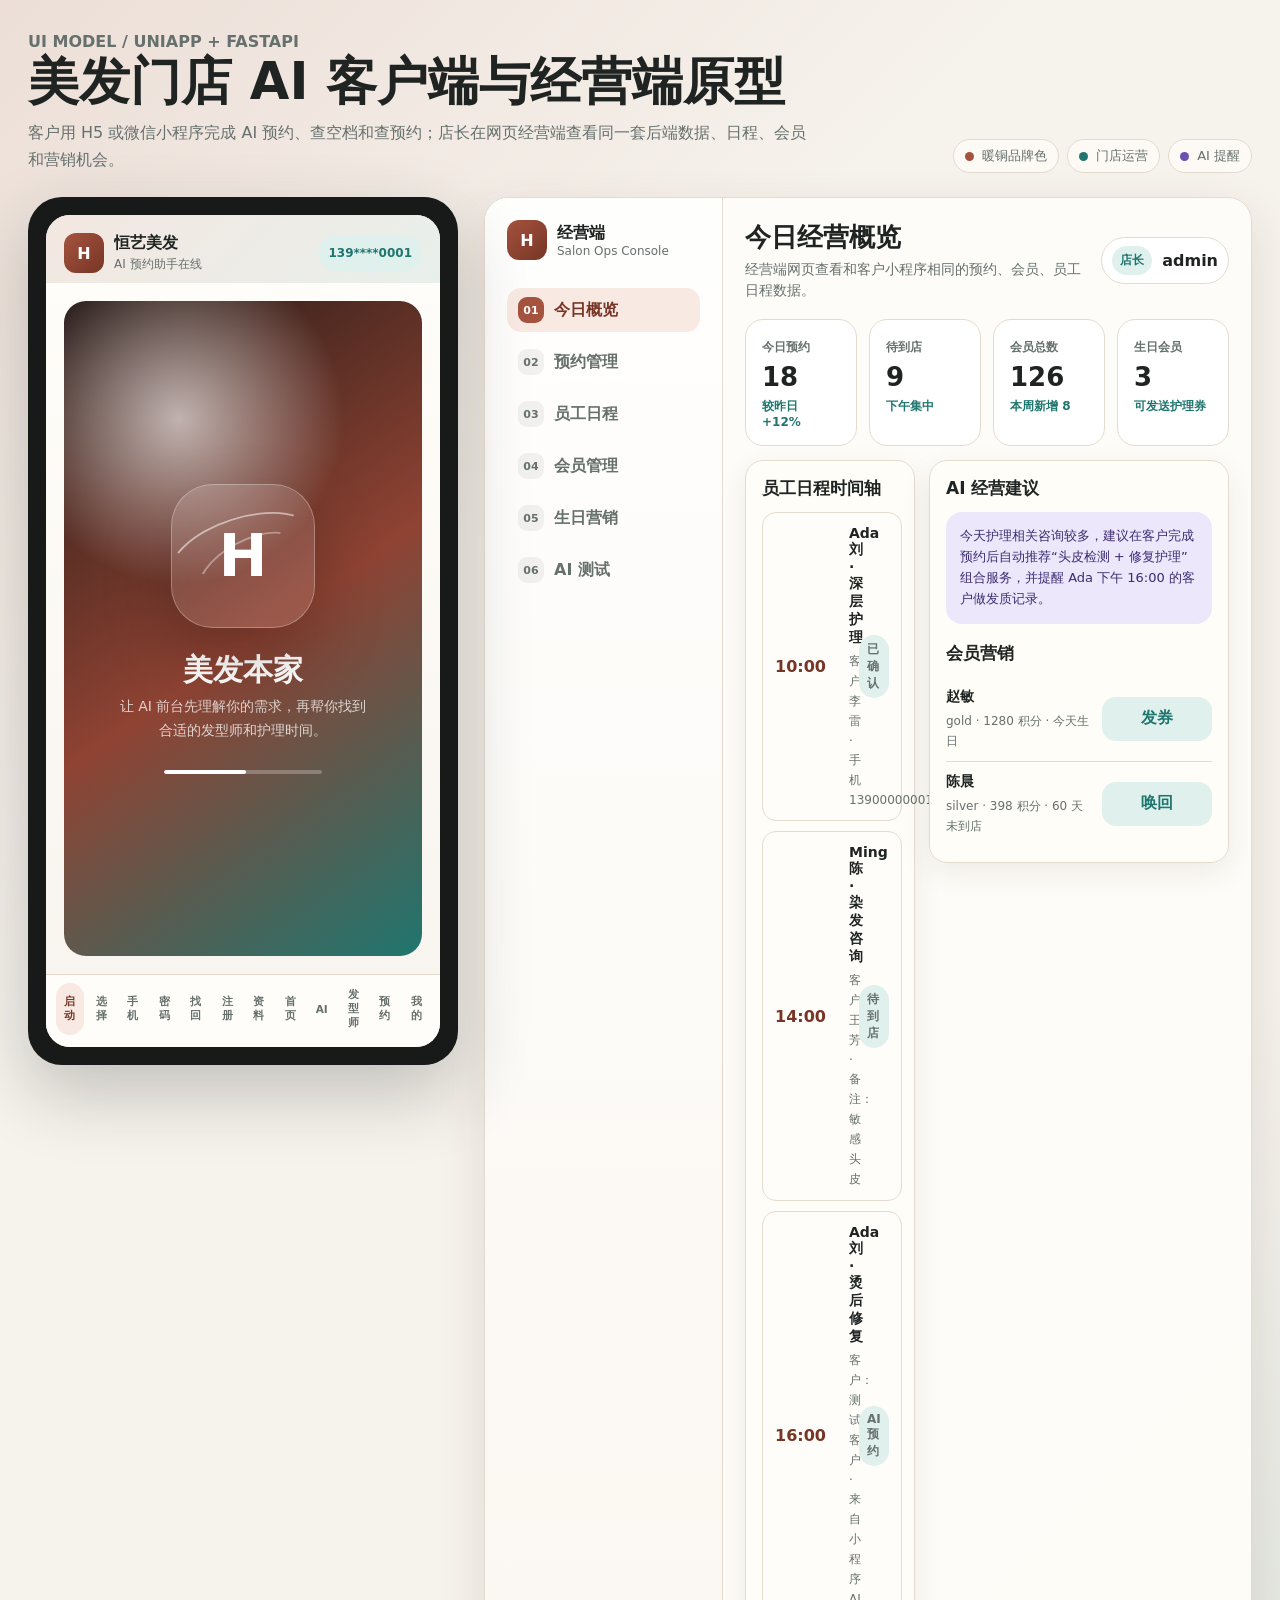
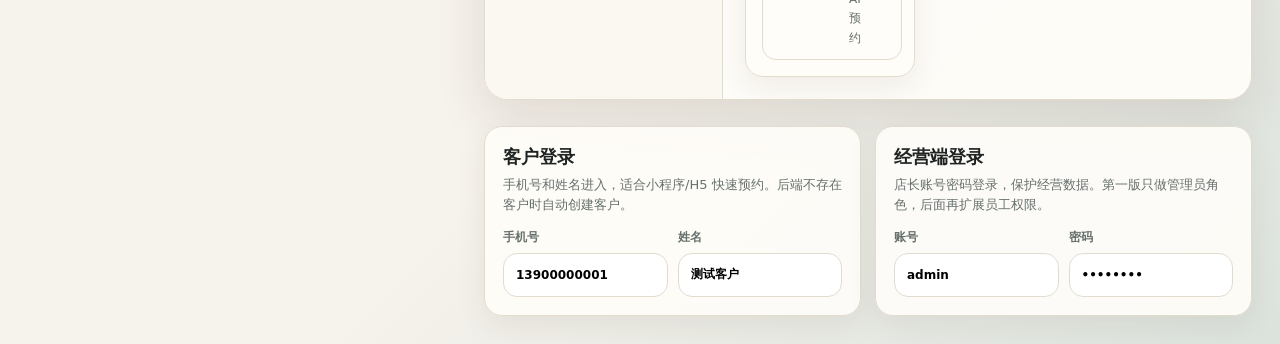
<file: design/ui-model.html>
﻿<!doctype html>
<html lang="zh-CN">
<head>
  <meta charset="utf-8" />
  <meta name="viewport" content="width=device-width, initial-scale=1" />
  <title>Hair Salon AI Agent UI Model</title>
  <style>
    :root {
      --bg: #f6f2ec;
      --surface: #fffdf9;
      --surface-2: #fbf7f1;
      --ink: #1f2423;
      --muted: #66706d;
      --line: #e4dbcf;
      --brand: #a5533f;
      --brand-strong: #773526;
      --teal: #1f766f;
      --teal-soft: #e0f0ed;
      --plum: #6b4fb3;
      --plum-soft: #ece7fb;
      --gold: #bc8b32;
      --butter: #ffe7a3;
      --butter-strong: #f3b51f;
      --danger: #b42318;
      --shadow: 0 18px 50px rgba(70, 45, 28, 0.12);
      --soft-shadow: 0 10px 30px rgba(70, 45, 28, 0.08);
      font-family: Inter, "Microsoft YaHei", "PingFang SC", system-ui, sans-serif;
    }

    * {
      box-sizing: border-box;
    }

    body {
      margin: 0;
      min-width: 320px;
      min-height: 100vh;
      color: var(--ink);
      background:
        linear-gradient(135deg, rgba(165, 83, 63, 0.12), transparent 32%),
        linear-gradient(315deg, rgba(31, 118, 111, 0.12), transparent 30%),
        var(--bg);
    }

    button,
    input,
    select,
    textarea {
      font: inherit;
    }

    button {
      border: 0;
      cursor: pointer;
      touch-action: manipulation;
    }

    .page {
      width: min(1480px, 100%);
      margin: 0 auto;
      padding: 28px;
    }

    .hero {
      display: grid;
      grid-template-columns: minmax(0, 1fr) auto;
      gap: 24px;
      align-items: end;
      margin-bottom: 24px;
    }

    .eyebrow {
      margin: 0 0 8px;
      color: var(--brand);
      font-size: 13px;
      font-weight: 800;
    }

    h1,
    h2,
    h3,
    p {
      margin-top: 0;
    }

    h1 {
      margin-bottom: 10px;
      font-size: clamp(30px, 4vw, 52px);
      line-height: 1.05;
      letter-spacing: 0;
    }

    .hero p {
      max-width: 780px;
      margin-bottom: 0;
      color: var(--muted);
      font-size: 16px;
      line-height: 1.7;
    }

    .legend {
      display: flex;
      flex-wrap: wrap;
      gap: 8px;
      justify-content: flex-end;
    }

    .chip {
      min-height: 34px;
      display: inline-flex;
      align-items: center;
      gap: 8px;
      padding: 7px 11px;
      border: 1px solid var(--line);
      border-radius: 999px;
      color: var(--muted);
      background: rgba(255, 253, 249, 0.8);
      font-size: 13px;
      white-space: nowrap;
    }

    .dot {
      width: 9px;
      height: 9px;
      border-radius: 50%;
      background: var(--brand);
    }

    .dot.teal {
      background: var(--teal);
    }

    .dot.plum {
      background: var(--plum);
    }

    .showcase {
      display: grid;
      grid-template-columns: 430px minmax(0, 1fr);
      gap: 26px;
      align-items: start;
    }

    .phone-shell {
      position: sticky;
      top: 24px;
      padding: 18px;
      border-radius: 34px;
      background: #171a19;
      box-shadow: 0 28px 70px rgba(31, 36, 35, 0.24);
    }

    .phone {
      overflow: hidden;
      min-height: 812px;
      border-radius: 24px;
      background: var(--surface);
    }

    .phone-top {
      display: flex;
      justify-content: space-between;
      align-items: center;
      min-height: 68px;
      padding: 18px 18px 10px;
      background:
        linear-gradient(135deg, rgba(165, 83, 63, 0.13), rgba(31, 118, 111, 0.1)),
        var(--surface);
    }

    .store {
      display: flex;
      align-items: center;
      gap: 10px;
      min-width: 0;
    }

    .mark {
      width: 40px;
      height: 40px;
      display: grid;
      place-items: center;
      flex: 0 0 auto;
      border-radius: 12px;
      color: white;
      background: linear-gradient(135deg, var(--brand), var(--brand-strong));
      font-weight: 800;
    }

    .store strong,
    .store span {
      display: block;
      overflow: hidden;
      text-overflow: ellipsis;
      white-space: nowrap;
    }

    .store span {
      margin-top: 2px;
      color: var(--muted);
      font-size: 12px;
    }

    .profile-pill {
      min-height: 36px;
      padding: 8px 10px;
      border-radius: 999px;
      color: var(--teal);
      background: var(--teal-soft);
      font-size: 12px;
      font-weight: 700;
    }

    .phone-main {
      min-height: 655px;
      padding: 18px;
      background:
        linear-gradient(180deg, rgba(255, 253, 249, 0.86), rgba(246, 242, 236, 0.75)),
        var(--surface);
    }

    .mobile-screen {
      display: none;
    }

    .mobile-screen.active {
      display: block;
    }

    .section-title {
      display: flex;
      align-items: flex-end;
      justify-content: space-between;
      gap: 14px;
      margin-bottom: 14px;
    }

    .section-title h2 {
      margin-bottom: 3px;
      font-size: 21px;
      line-height: 1.2;
    }

    .section-title p {
      margin: 0;
      color: var(--muted);
      font-size: 13px;
      line-height: 1.45;
    }

    .mini-action {
      min-height: 36px;
      padding: 8px 11px;
      border-radius: 999px;
      color: var(--plum);
      background: var(--plum-soft);
      font-size: 12px;
      font-weight: 800;
    }

    .ai-panel,
    .mobile-card,
    .admin-card,
    .login-card {
      border: 1px solid var(--line);
      border-radius: 18px;
      background: rgba(255, 253, 249, 0.92);
      box-shadow: var(--soft-shadow);
    }

    .ai-panel {
      display: grid;
      gap: 12px;
      padding: 14px;
    }

    .chat-row {
      display: flex;
      gap: 10px;
      align-items: flex-start;
    }

    .chat-row.user {
      justify-content: flex-end;
    }

    .avatar {
      width: 30px;
      height: 30px;
      display: grid;
      place-items: center;
      flex: 0 0 auto;
      border-radius: 10px;
      color: white;
      background: var(--plum);
      font-size: 12px;
      font-weight: 800;
    }

    .bubble {
      max-width: 80%;
      padding: 11px 12px;
      border-radius: 16px;
      background: white;
      color: var(--ink);
      font-size: 13px;
      line-height: 1.55;
    }

    .user .bubble {
      color: white;
      background: linear-gradient(135deg, var(--brand), var(--brand-strong));
    }

    .quick-grid {
      display: grid;
      grid-template-columns: repeat(2, minmax(0, 1fr));
      gap: 9px;
      margin-top: 12px;
    }

    .quick-grid button,
    .primary-button,
    .ghost-button {
      min-height: 44px;
      border-radius: 14px;
      font-weight: 800;
    }

    .quick-grid button {
      color: var(--teal);
      background: var(--teal-soft);
      font-size: 13px;
    }

    .composer {
      display: grid;
      grid-template-columns: 1fr auto;
      gap: 8px;
      margin-top: 12px;
      padding: 9px;
      border: 1px solid var(--line);
      border-radius: 18px;
      background: white;
    }

    .composer input {
      min-width: 0;
      border: 0;
      outline: 0;
      color: var(--ink);
    }

    .send {
      width: 44px;
      height: 44px;
      border-radius: 14px;
      color: white;
      background: var(--brand);
      font-weight: 900;
    }

    .mobile-list {
      display: grid;
      gap: 12px;
    }

    .mobile-card {
      padding: 14px;
    }

    .customer-home {
      min-height: 655px;
      margin: -18px;
      padding-bottom: 12px;
      background: #fff;
    }

    .home-top {
      padding: 22px 18px 24px;
      color: white;
      background: #0f1016;
    }

    .home-greeting {
      display: grid;
      grid-template-columns: minmax(0, 1fr) 48px;
      gap: 12px;
      align-items: center;
      margin-bottom: 16px;
    }

    .home-greeting h2 {
      margin: 0 0 7px;
      font-size: 20px;
      line-height: 1.2;
    }

    .home-greeting p {
      margin: 0;
      color: rgba(255, 255, 255, 0.88);
      font-size: 13px;
      font-weight: 800;
    }

    .bell-button {
      width: 46px;
      height: 46px;
      display: grid;
      place-items: center;
      border: 1px solid rgba(255, 255, 255, 0.08);
      border-radius: 50%;
      color: white;
      background: #22232d;
    }

    .home-icon {
      width: 20px;
      height: 20px;
      stroke: currentColor;
      fill: none;
      stroke-width: 2;
      stroke-linecap: round;
      stroke-linejoin: round;
    }

    .search-wrap {
      min-height: 52px;
      display: grid;
      grid-template-columns: 28px minmax(0, 1fr) 1px 34px;
      gap: 10px;
      align-items: center;
      padding: 0 14px;
      border: 1px solid #2a2b35;
      border-radius: 16px;
      color: #8f95a3;
      background: #1c1d26;
    }

    .search-wrap input {
      min-width: 0;
      border: 0;
      outline: 0;
      color: white;
      background: transparent;
    }

    .search-wrap input::placeholder {
      color: #8f95a3;
    }

    .search-divider {
      height: 26px;
      background: #32333e;
    }

    .home-body {
      padding: 24px 18px 0;
    }

    .promo-card {
      position: relative;
      overflow: hidden;
      min-height: 172px;
      padding: 26px 24px;
      border-radius: 16px;
      color: #111318;
      background:
        radial-gradient(circle at 12% 82%, rgba(255, 255, 255, 0.28), transparent 35%),
        repeating-linear-gradient(115deg, rgba(255, 255, 255, 0.18) 0 2px, transparent 2px 8px),
        #ffb900;
    }

    .promo-card h3 {
      margin: 7px 0 22px;
      font-size: 20px;
      line-height: 1.25;
    }

    .promo-card p {
      margin: 0;
      font-size: 13px;
      line-height: 1.6;
      font-weight: 900;
    }

    .discount {
      position: absolute;
      top: 30px;
      right: 26px;
      font-size: 38px;
      line-height: 1;
      font-weight: 800;
    }

    .promo-dots {
      position: absolute;
      left: 50%;
      bottom: 12px;
      display: flex;
      gap: 5px;
      transform: translateX(-50%);
    }

    .promo-dots span {
      width: 4px;
      height: 4px;
      border-radius: 999px;
      background: rgba(17, 19, 24, 0.34);
    }

    .promo-dots span:first-child {
      width: 20px;
      background: #111318;
    }

    .service-grid {
      display: grid;
      grid-template-columns: repeat(4, 1fr);
      gap: 10px;
      margin: 14px 0 34px;
    }

    .service-button {
      display: grid;
      justify-items: center;
      gap: 9px;
      min-height: 82px;
      color: #1f2423;
      background: transparent;
      font-size: 13px;
      font-weight: 800;
    }

    .service-icon {
      width: 54px;
      height: 54px;
      display: grid;
      place-items: center;
      border-radius: 50%;
      color: #ffb300;
      background: #fff6e2;
    }

    .home-section-head {
      display: flex;
      align-items: center;
      justify-content: space-between;
      gap: 12px;
      margin-bottom: 14px;
    }

    .home-section-head h3 {
      margin: 0;
      font-size: 20px;
    }

    .home-section-head button {
      color: #ffb300;
      background: transparent;
      font-size: 13px;
      font-weight: 800;
    }

    .booking-card {
      display: grid;
      gap: 12px;
      padding: 14px;
      border: 1px solid #eff1f5;
      border-radius: 16px;
      background: #fff;
      box-shadow: 0 8px 26px rgba(15, 16, 22, 0.06);
    }

    .booking-top {
      display: flex;
      justify-content: space-between;
      gap: 10px;
      color: #20242b;
      font-size: 12px;
      font-weight: 800;
    }

    .remind {
      display: inline-flex;
      align-items: center;
      gap: 7px;
      color: #99a1ad;
    }

    .toggle {
      width: 34px;
      height: 20px;
      padding: 3px;
      border-radius: 999px;
      background: #ffb300;
    }

    .toggle::after {
      content: "";
      display: block;
      width: 14px;
      height: 14px;
      margin-left: auto;
      border-radius: 50%;
      background: white;
    }

    .booking-main {
      display: grid;
      grid-template-columns: 78px minmax(0, 1fr);
      gap: 13px;
      align-items: center;
      padding-top: 10px;
      border-top: 1px solid #f0f2f5;
    }

    .booking-image {
      width: 78px;
      height: 58px;
      border-radius: 10px;
      background:
        linear-gradient(145deg, rgba(0, 0, 0, 0.22), rgba(0, 0, 0, 0.58)),
        linear-gradient(135deg, #d9c3a2, #20242b);
    }

    .booking-main h4 {
      margin: 0 0 5px;
      font-size: 15px;
      line-height: 1.2;
    }

    .booking-main p {
      margin: 0;
      color: #6b7280;
      font-size: 12px;
      line-height: 1.45;
    }

    .home-app-tabs {
      display: grid;
      grid-template-columns: repeat(5, 1fr);
      align-items: end;
      gap: 4px;
      margin: 14px -6px 0;
      padding-top: 8px;
      border-top: 1px solid #f0f2f5;
    }

    .home-tab {
      min-height: 54px;
      display: grid;
      place-items: center;
      gap: 4px;
      color: #9aa3b2;
      background: transparent;
      font-size: 11px;
      font-weight: 800;
    }

    .home-tab.active {
      color: #ffb300;
    }

    .home-tab.primary {
      width: 54px;
      height: 54px;
      min-height: 54px;
      justify-self: center;
      border-radius: 50%;
      color: white;
      background: #0f1016;
      transform: translateY(-10px);
    }

    .home-tab.primary span {
      display: none;
    }

    .stylist-head {
      display: flex;
      gap: 12px;
      align-items: center;
    }

    .portrait {
      width: 52px;
      height: 52px;
      display: grid;
      place-items: center;
      border-radius: 18px;
      color: white;
      background: linear-gradient(135deg, var(--teal), #0e514d);
      font-weight: 900;
    }

    .stylist-head h3 {
      margin: 0 0 5px;
      font-size: 16px;
    }

    .meta {
      color: var(--muted);
      font-size: 12px;
      line-height: 1.5;
    }

    .tag-row {
      display: flex;
      flex-wrap: wrap;
      gap: 6px;
      margin-top: 12px;
    }

    .tag {
      padding: 6px 8px;
      border-radius: 999px;
      color: var(--brand-strong);
      background: #f8e9e3;
      font-size: 12px;
      font-weight: 700;
    }

    .slot-row {
      display: grid;
      grid-template-columns: repeat(3, minmax(0, 1fr));
      gap: 7px;
      margin-top: 12px;
    }

    .slot {
      min-height: 38px;
      display: grid;
      place-items: center;
      border: 1px solid var(--line);
      border-radius: 12px;
      background: white;
      color: var(--teal);
      font-size: 12px;
      font-weight: 800;
    }

    .status-line {
      display: flex;
      align-items: center;
      justify-content: space-between;
      gap: 8px;
      margin-top: 12px;
      padding-top: 12px;
      border-top: 1px solid var(--line);
    }

    .status {
      padding: 6px 8px;
      border-radius: 999px;
      color: var(--teal);
      background: var(--teal-soft);
      font-size: 12px;
      font-weight: 800;
    }

    .danger-link {
      color: var(--danger);
      background: transparent;
      font-size: 12px;
      font-weight: 800;
    }

    .phone-tabs {
      display: grid;
      grid-template-columns: repeat(12, 1fr);
      gap: 4px;
      padding: 8px 10px 12px;
      border-top: 1px solid var(--line);
      background: rgba(255, 253, 249, 0.96);
    }

    .phone-tab {
      min-height: 52px;
      border-radius: 14px;
      color: var(--muted);
      background: transparent;
      font-size: 10.5px;
      font-weight: 800;
    }

    .phone-tab.active {
      color: var(--brand-strong);
      background: #f8e9e3;
    }

    .desktop-shell {
      overflow: hidden;
      border: 1px solid var(--line);
      border-radius: 24px;
      background: rgba(255, 253, 249, 0.94);
      box-shadow: var(--shadow);
    }

    .desktop {
      display: grid;
      grid-template-columns: 238px minmax(0, 1fr);
      min-height: 812px;
    }

    .sidebar {
      padding: 22px;
      border-right: 1px solid var(--line);
      background:
        linear-gradient(180deg, rgba(255, 255, 255, 0.9), rgba(251, 247, 241, 0.95)),
        var(--surface-2);
    }

    .side-brand {
      display: flex;
      align-items: center;
      gap: 10px;
      margin-bottom: 28px;
    }

    .side-brand strong {
      display: block;
      font-size: 16px;
    }

    .side-brand span {
      display: block;
      color: var(--muted);
      font-size: 12px;
    }

    .nav {
      display: grid;
      gap: 8px;
    }

    .nav button {
      min-height: 44px;
      display: grid;
      grid-template-columns: 26px 1fr;
      gap: 10px;
      align-items: center;
      padding: 9px 11px;
      border-radius: 14px;
      color: var(--muted);
      background: transparent;
      text-align: left;
      font-weight: 800;
    }

    .nav button::before {
      content: attr(data-icon);
      width: 26px;
      height: 26px;
      display: grid;
      place-items: center;
      border-radius: 9px;
      color: var(--muted);
      background: rgba(31, 36, 35, 0.06);
      font-size: 11px;
    }

    .nav button.active {
      color: var(--brand-strong);
      background: #f8e9e3;
    }

    .nav button.active::before {
      color: white;
      background: var(--brand);
    }

    .desktop-main {
      min-width: 0;
      padding: 22px;
    }

    .desktop-top {
      display: grid;
      grid-template-columns: minmax(0, 1fr) auto;
      gap: 16px;
      align-items: center;
      margin-bottom: 18px;
    }

    .desktop-top h2 {
      margin-bottom: 4px;
      font-size: 26px;
    }

    .desktop-top p {
      margin-bottom: 0;
      color: var(--muted);
      font-size: 14px;
      line-height: 1.5;
    }

    .admin-user {
      display: flex;
      align-items: center;
      gap: 10px;
      padding: 8px 10px;
      border: 1px solid var(--line);
      border-radius: 999px;
      background: white;
      white-space: nowrap;
    }

    .metric-grid {
      display: grid;
      grid-template-columns: repeat(4, minmax(0, 1fr));
      gap: 12px;
      margin-bottom: 14px;
    }

    .metric {
      padding: 16px;
      border: 1px solid var(--line);
      border-radius: 18px;
      background: white;
    }

    .metric span {
      color: var(--muted);
      font-size: 12px;
      font-weight: 700;
    }

    .metric strong {
      display: block;
      margin-top: 8px;
      font-size: 26px;
      line-height: 1;
    }

    .metric small {
      display: block;
      margin-top: 8px;
      color: var(--teal);
      font-size: 12px;
      font-weight: 800;
    }

    .admin-grid {
      display: grid;
      grid-template-columns: minmax(0, 1.5fr) minmax(300px, 0.8fr);
      gap: 14px;
      align-items: start;
    }

    .admin-card {
      padding: 16px;
    }

    .admin-card h3 {
      margin-bottom: 12px;
      font-size: 17px;
    }

    .timeline {
      display: grid;
      gap: 10px;
    }

    .timeline-item {
      display: grid;
      grid-template-columns: 64px minmax(0, 1fr) auto;
      gap: 10px;
      align-items: center;
      padding: 12px;
      border: 1px solid var(--line);
      border-radius: 14px;
      background: var(--surface);
    }

    .time {
      color: var(--brand-strong);
      font-weight: 900;
    }

    .timeline-item strong {
      display: block;
      margin-bottom: 3px;
      font-size: 14px;
    }

    .timeline-item span {
      color: var(--muted);
      font-size: 12px;
    }

    .state {
      padding: 6px 8px;
      border-radius: 999px;
      color: var(--teal);
      background: var(--teal-soft);
      font-size: 12px;
      font-weight: 800;
    }

    .ai-suggestion {
      padding: 14px;
      border-radius: 16px;
      background: var(--plum-soft);
      color: #3d2c71;
      line-height: 1.6;
      font-size: 13px;
    }

    .member-row {
      display: grid;
      grid-template-columns: minmax(0, 1fr) auto;
      gap: 8px;
      align-items: center;
      padding: 11px 0;
      border-bottom: 1px solid var(--line);
    }

    .member-row:last-child {
      border-bottom: 0;
    }

    .member-row strong {
      display: block;
      margin-bottom: 4px;
      font-size: 14px;
    }

    .member-row span {
      color: var(--muted);
      font-size: 12px;
    }

    .primary-button {
      min-width: 120px;
      padding: 0 16px;
      color: white;
      background: linear-gradient(135deg, var(--brand), var(--brand-strong));
    }

    .ghost-button {
      min-width: 110px;
      padding: 0 15px;
      color: var(--teal);
      background: var(--teal-soft);
    }

    .login-strip {
      display: grid;
      grid-template-columns: repeat(2, minmax(0, 1fr));
      gap: 14px;
      margin-top: 26px;
    }

    .login-card {
      padding: 18px;
    }

    .login-card h3 {
      margin-bottom: 6px;
      font-size: 18px;
    }

    .login-card p {
      color: var(--muted);
      font-size: 13px;
      line-height: 1.55;
    }

    .field-row {
      display: grid;
      grid-template-columns: repeat(2, minmax(0, 1fr));
      gap: 10px;
      margin-top: 12px;
    }

    .field {
      display: grid;
      gap: 7px;
      color: var(--muted);
      font-size: 12px;
      font-weight: 700;
    }

    .field input {
      min-height: 44px;
      width: 100%;
      border: 1px solid var(--line);
      border-radius: 14px;
      padding: 10px 12px;
      outline: 0;
      background: white;
    }

    .field input:focus {
      border-color: var(--brand);
      box-shadow: 0 0 0 4px rgba(165, 83, 63, 0.12);
    }

    .splash-screen {
      min-height: 655px;
      display: grid;
      place-items: center;
      padding: 26px;
      border-radius: 22px;
      background:
        radial-gradient(circle at 32% 18%, rgba(255, 255, 255, 0.64), transparent 28%),
        linear-gradient(145deg, #241916, #8f4333 52%, #1f766f);
      color: white;
      text-align: center;
      animation: splashFade 2.4s ease-in-out infinite alternate;
    }

    .brand-orb {
      position: relative;
      width: 144px;
      height: 144px;
      display: grid;
      place-items: center;
      margin: 0 auto 26px;
      border: 1px solid rgba(255, 255, 255, 0.28);
      border-radius: 42px;
      background: rgba(255, 255, 255, 0.12);
      box-shadow: 0 30px 70px rgba(0, 0, 0, 0.24);
      overflow: hidden;
    }

    .brand-orb::before,
    .brand-orb::after {
      content: "";
      position: absolute;
      width: 150px;
      height: 74px;
      border: 2px solid rgba(255, 255, 255, 0.52);
      border-color: rgba(255, 255, 255, 0.52) transparent transparent transparent;
      border-radius: 50%;
      transform: rotate(-18deg);
      animation: hairSweep 1.8s ease-in-out infinite alternate;
    }

    .brand-orb::after {
      width: 108px;
      height: 54px;
      transform: rotate(-28deg) translateY(14px);
      opacity: 0.7;
      animation-delay: 0.18s;
    }

    .brand-letter {
      position: relative;
      z-index: 1;
      font-size: 58px;
      font-weight: 900;
      letter-spacing: 0;
    }

    .splash-screen h2 {
      margin-bottom: 9px;
      font-size: 30px;
      line-height: 1.08;
    }

    .splash-screen p {
      max-width: 260px;
      margin: 0 auto;
      color: rgba(255, 255, 255, 0.76);
      line-height: 1.65;
      font-size: 14px;
    }

    .loading-line {
      width: 158px;
      height: 4px;
      margin: 28px auto 0;
      overflow: hidden;
      border-radius: 999px;
      background: rgba(255, 255, 255, 0.25);
    }

    .loading-line span {
      display: block;
      width: 52%;
      height: 100%;
      border-radius: inherit;
      background: white;
      animation: loadingMove 1.4s ease-in-out infinite;
    }

    .auth-layout {
      display: grid;
      gap: 14px;
    }

    .auth-layout.clean {
      min-height: 655px;
      align-content: start;
      padding: 18px 2px 4px;
      background: #fff;
    }

    .auth-logo-row {
      display: flex;
      align-items: center;
      gap: 10px;
      margin-bottom: 4px;
    }

    .auth-logo-row .mark {
      width: 44px;
      height: 44px;
      border-radius: 14px;
    }

    .auth-title {
      margin: 10px 0 4px;
      font-size: 27px;
      line-height: 1.15;
    }

    .auth-title.plain {
      margin-top: 0;
      font-size: 24px;
    }

    .auth-subtitle {
      margin: 0 0 10px;
      color: var(--muted);
      font-size: 13px;
      line-height: 1.55;
    }

    .auth-hero {
      padding: 18px;
      border-radius: 22px;
      background:
        linear-gradient(135deg, rgba(165, 83, 63, 0.13), rgba(31, 118, 111, 0.12)),
        white;
      border: 1px solid var(--line);
    }

    .auth-hero h2 {
      margin-bottom: 8px;
      font-size: 25px;
      line-height: 1.12;
    }

    .auth-hero p {
      margin-bottom: 0;
      color: var(--muted);
      line-height: 1.6;
      font-size: 13px;
    }

    .auth-switch {
      display: grid;
      grid-template-columns: 1fr 1fr;
      gap: 8px;
      padding: 5px;
      border: 1px solid var(--line);
      border-radius: 16px;
      background: white;
    }

    .auth-switch button {
      min-height: 42px;
      border-radius: 12px;
      color: var(--muted);
      background: transparent;
      font-size: 13px;
      font-weight: 800;
    }

    .auth-switch button.active {
      color: white;
      background: var(--brand);
    }

    .form-card {
      display: grid;
      gap: 12px;
      padding: 15px;
      border: 1px solid var(--line);
      border-radius: 18px;
      background: rgba(255, 253, 249, 0.95);
      box-shadow: var(--soft-shadow);
    }

    .form-card h3 {
      margin-bottom: 0;
      font-size: 17px;
    }

    .form-card .field-row {
      grid-template-columns: 1fr;
      margin-top: 0;
    }

    .form-card.flat {
      padding: 0;
      border: 0;
      border-radius: 0;
      background: transparent;
      box-shadow: none;
    }

    .clean .field {
      gap: 8px;
      color: var(--ink);
      font-size: 14px;
      font-weight: 700;
    }

    .clean .field input {
      min-height: 48px;
      border-color: #e4e7ed;
      border-radius: 10px;
      color: var(--ink);
      font-size: 14px;
      background: #fff;
    }

    .clean .field input::placeholder {
      color: #a2a9b4;
    }

    .password-wrap {
      position: relative;
    }

    .password-wrap input {
      padding-right: 46px;
    }

    .eye-button {
      position: absolute;
      right: 8px;
      bottom: 5px;
      width: 38px;
      height: 38px;
      border-radius: 10px;
      color: #8d96a3;
      background: transparent;
      font-size: 15px;
      font-weight: 900;
    }

    .forgot-link {
      justify-self: end;
      color: var(--butter-strong);
      background: transparent;
      font-size: 13px;
      font-weight: 800;
    }

    .login-button {
      min-height: 51px;
      width: 100%;
      margin-top: 26px;
      border-radius: 12px;
      color: white;
      background: var(--butter);
      font-size: 15px;
      font-weight: 900;
      box-shadow: none;
    }

    .divider {
      display: grid;
      grid-template-columns: 1fr auto 1fr;
      gap: 12px;
      align-items: center;
      margin: 8px 0;
      color: #8d96a3;
      font-size: 12px;
      font-weight: 800;
    }

    .divider::before,
    .divider::after {
      content: "";
      height: 1px;
      background: #eceff3;
    }

    .wechat-outline {
      min-height: 48px;
      width: 100%;
      display: flex;
      align-items: center;
      justify-content: center;
      gap: 10px;
      border: 1px solid #e4e7ed;
      border-radius: 12px;
      color: var(--ink);
      background: white;
      font-size: 15px;
      font-weight: 900;
    }

    .auth-option-list {
      display: grid;
      gap: 14px;
      margin-top: 8px;
    }

    .auth-option {
      min-height: 48px;
      display: grid;
      grid-template-columns: 42px 1fr 24px;
      gap: 8px;
      align-items: center;
      border: 1px solid #e4e7ed;
      border-radius: 9px;
      background: white;
      color: var(--ink);
      font-size: 15px;
      font-weight: 900;
      text-align: center;
    }

    .auth-option .method-icon {
      justify-self: center;
    }

    .method-svg {
      width: 24px;
      height: 24px;
      justify-self: center;
      align-self: center;
      color: #3b82f6;
      flex: 0 0 auto;
    }

    .method-icon {
      width: 24px;
      height: 24px;
      display: grid;
      place-items: center;
      border-radius: 7px;
      color: white;
      font-size: 12px;
      font-weight: 900;
    }

    .method-icon.wechat {
      border-radius: 50%;
      background: #07c160;
    }

    .method-icon.alipay {
      background: #1677ff;
    }

    .method-icon.apple {
      color: #000;
      background: transparent;
      font-size: 22px;
    }

    .password-entry {
      min-height: 52px;
      width: 100%;
      margin-top: 10px;
      border-radius: 10px;
      color: white;
      background: #ffb700;
      font-size: 15px;
      font-weight: 900;
    }

    .register-link {
      color: var(--butter-strong);
      background: transparent;
      font-weight: 900;
    }

    .back-link {
      justify-self: start;
      min-height: 36px;
      padding: 0;
      color: var(--muted);
      background: transparent;
      font-size: 13px;
      font-weight: 800;
    }

    .wechat-icon {
      width: 22px;
      height: 22px;
      display: grid;
      place-items: center;
      border-radius: 50%;
      color: white;
      background: #07c160;
      font-size: 11px;
      font-weight: 900;
    }

    .register-card {
      display: grid;
      gap: 11px;
      margin-top: 3px;
      padding: 14px;
      border: 1px solid #eef0f4;
      border-radius: 14px;
      background: #fbfcfd;
    }

    .register-card.flat {
      margin-top: 0;
      padding: 0;
      border: 0;
      border-radius: 0;
      background: transparent;
    }

    .register-card h3,
    .profile-form h3 {
      margin: 0;
      font-size: 16px;
    }

    .profile-onboarding {
      min-height: 655px;
      display: grid;
      align-content: start;
      gap: 14px;
      padding: 14px 2px 4px;
      background: #fff;
    }

    .profile-banner {
      padding: 18px;
      border-radius: 18px;
      color: white;
      background: linear-gradient(135deg, var(--brand), var(--teal));
    }

    .profile-banner h2 {
      margin-bottom: 7px;
      font-size: 25px;
      line-height: 1.16;
    }

    .profile-banner p {
      margin: 0;
      color: rgba(255, 255, 255, 0.78);
      font-size: 13px;
      line-height: 1.6;
    }

    .profile-form {
      display: grid;
      gap: 12px;
      padding: 16px;
      border: 1px solid #eef0f4;
      border-radius: 16px;
      background: #fff;
      box-shadow: var(--soft-shadow);
    }

    .profile-form .profile-grid {
      grid-template-columns: 1fr;
    }

    .code-row {
      display: grid;
      grid-template-columns: minmax(0, 1fr) auto;
      gap: 8px;
    }

    .code-button {
      min-width: 96px;
      min-height: 44px;
      padding: 0 12px;
      border-radius: 14px;
      color: var(--teal);
      background: var(--teal-soft);
      font-size: 12px;
      font-weight: 900;
    }

    .wechat-button {
      min-height: 48px;
      border-radius: 15px;
      color: white;
      background: var(--teal);
      font-weight: 900;
    }

    .helper-copy {
      margin: 0;
      color: var(--muted);
      font-size: 12px;
      line-height: 1.55;
    }

    .profile-grid {
      display: grid;
      grid-template-columns: repeat(2, minmax(0, 1fr));
      gap: 9px;
    }

    .profile-grid .field {
      min-width: 0;
    }

    .full-span {
      grid-column: 1 / -1;
    }

    @keyframes splashFade {
      from {
        filter: saturate(0.92) brightness(0.96);
      }
      to {
        filter: saturate(1.08) brightness(1.04);
      }
    }

    @keyframes hairSweep {
      from {
        transform: rotate(-20deg) translateX(-8px);
      }
      to {
        transform: rotate(-13deg) translateX(8px);
      }
    }

    @keyframes loadingMove {
      0% {
        transform: translateX(-110%);
      }
      100% {
        transform: translateX(210%);
      }
    }

    @media (max-width: 1180px) {
      .showcase,
      .desktop,
      .admin-grid,
      .metric-grid,
      .login-strip {
        grid-template-columns: 1fr;
      }

      .phone-shell {
        position: static;
        width: min(430px, 100%);
        margin: 0 auto;
      }

      .sidebar {
        border-right: 0;
        border-bottom: 1px solid var(--line);
      }

      .nav {
        grid-template-columns: repeat(3, minmax(0, 1fr));
      }
    }

    @media (max-width: 680px) {
      .page {
        padding: 18px;
      }

      .hero,
      .desktop-top,
      .field-row,
      .timeline-item {
        grid-template-columns: 1fr;
      }

      .legend {
        justify-content: flex-start;
      }

      .phone-shell {
        padding: 10px;
        border-radius: 26px;
      }

      .phone {
        min-height: 760px;
      }

      .nav {
        grid-template-columns: 1fr;
      }

      .phone-tabs {
        grid-template-columns: repeat(3, 1fr);
      }

      .slot-row {
        grid-template-columns: repeat(2, minmax(0, 1fr));
      }
    }

    @media (prefers-reduced-motion: reduce) {
      *,
      *::before,
      *::after {
        animation-duration: 0.01ms !important;
        animation-iteration-count: 1 !important;
        scroll-behavior: auto !important;
      }
    }
  </style>
</head>
<body>
  <main class="page">
    <header class="hero">
      <div>
        <p class="eyebrow">UI MODEL / UNIAPP + FASTAPI</p>
        <h1>美发门店 AI 客户端与经营端原型</h1>
        <p>客户用 H5 或微信小程序完成 AI 预约、查空档和查预约；店长在网页经营端查看同一套后端数据、日程、会员和营销机会。</p>
      </div>
      <div class="legend" aria-label="设计标签">
        <span class="chip"><span class="dot"></span> 暖铜品牌色</span>
        <span class="chip"><span class="dot teal"></span> 门店运营</span>
        <span class="chip"><span class="dot plum"></span> AI 提醒</span>
      </div>
    </header>

    <section class="showcase">
      <div class="phone-shell" aria-label="客户小程序原型">
        <div class="phone">
          <div class="phone-top">
            <div class="store">
              <div class="mark">H</div>
              <div>
                <strong>恒艺美发</strong>
                <span>AI 预约助手在线</span>
              </div>
            </div>
            <button class="profile-pill">139****0001</button>
          </div>

          <div class="phone-main">
            <section class="mobile-screen active" data-screen="launch">
              <div class="splash-screen">
                <div>
                  <div class="brand-orb" aria-label="美发本家品牌图像">
                    <span class="brand-letter">H</span>
                  </div>
                  <h2>美发本家</h2>
                  <p>让 AI 前台先理解你的需求，再帮你找到合适的发型师和护理时间。</p>
                  <div class="loading-line" aria-label="启动加载动画"><span></span></div>
                </div>
              </div>
            </section>

            <section class="mobile-screen" data-screen="login">
              <div class="auth-layout clean">
                <h2 class="auth-title plain">选择登录方式</h2>
                <p class="auth-subtitle">登录后进入美发本家 AI 预约和会员服务。新用户可以先选择注册。</p>

                <div class="auth-option-list" aria-label="第三方和手机号登录方式">
                  <button class="auth-option" data-jump="profile">
                    <span class="method-icon wechat">微</span>
                    <span>使用 微信 登录</span>
                    <span></span>
                  </button>
                  <button class="auth-option" data-jump="phone">
                    <svg class="method-svg" viewBox="0 0 24 24" aria-hidden="true">
                      <rect x="7" y="2.75" width="10" height="18.5" rx="2" fill="none" stroke="currentColor" stroke-width="2" />
                      <path d="M10 6h4" stroke="currentColor" stroke-width="2" stroke-linecap="round" />
                      <circle cx="12" cy="18" r="1" fill="currentColor" />
                    </svg>
                    <span>使用 手机号 登录</span>
                    <span></span>
                  </button>
                </div>

                <div class="divider" style="margin-top:18px;">或</div>
                <button class="password-entry" data-jump="password">使用密码登录</button>
                <p class="helper-copy" style="text-align:center;">没有账号？<button class="register-link" data-jump="register">注册新账号</button></p>
              </div>
            </section>

            <section class="mobile-screen" data-screen="password">
              <div class="auth-layout clean">
                <h2 class="auth-title plain">密码登录</h2>
                <p class="auth-subtitle">输入手机号或邮箱和密码。后续正式开发时，这里也可以支持验证码登录切换。</p>
                <div class="form-card flat">
                  <label class="field">电子邮件 / 手机号
                    <input value="123456@qq.com" inputmode="email" placeholder="输入您的电子邮箱或手机号" />
                  </label>
                  <label class="field password-wrap">密码
                    <input value="" type="password" placeholder="输入您的密码" />
                    <button class="eye-button" aria-label="显示密码">◎</button>
                  </label>
                  <button class="forgot-link" data-jump="forgot">忘记密码?</button>
                  <button class="login-button" data-jump="profile">登录</button>
                </div>

                <div class="divider">或</div>

                <button class="wechat-outline" data-jump="profile">
                  <span class="wechat-icon">微</span>
                  使用 微信 登录
                </button>
                <p class="helper-copy" style="text-align:center;">新用户？<button class="register-link" data-jump="register">创建账号</button></p>
              </div>
            </section>

            <section class="mobile-screen" data-screen="phone">
              <div class="auth-layout clean">
                <button class="back-link" data-jump="login">返回登录方式</button>
                <h2 class="auth-title plain">手机号登录</h2>
                <p class="auth-subtitle">输入手机号并获取验证码。验证码登录成功后，如果资料未完善，会进入昵称资料页。</p>
                <div class="form-card flat">
                  <label class="field">手机号
                    <input value="13900000001" inputmode="tel" placeholder="输入手机号" />
                  </label>
                  <div class="code-row">
                    <label class="field">验证码
                      <input value="" inputmode="numeric" placeholder="输入验证码" />
                    </label>
                    <button class="code-button" data-code-feedback="验证码已发送">发送验证码</button>
                  </div>
                  <button class="login-button" data-jump="profile">登录</button>
                </div>
                <div class="divider">或</div>
                <button class="wechat-outline" data-jump="profile">
                  <span class="wechat-icon">微</span>
                  使用 微信 登录
                </button>
                <p class="helper-copy" style="text-align:center;">没有账号？<button class="register-link" data-jump="register">注册新账号</button></p>
              </div>
            </section>

            <section class="mobile-screen" data-screen="forgot">
              <div class="auth-layout clean">
                <button class="back-link" data-jump="password">返回密码登录</button>
                <h2 class="auth-title plain">找回密码</h2>
                <p class="auth-subtitle">通过手机号或邮箱验证身份，重新设置密码。</p>
                <div class="form-card flat">
                  <label class="field">手机号 / 电子邮件
                    <input value="123456@qq.com" inputmode="email" placeholder="输入手机号或邮箱" />
                  </label>
                  <div class="code-row">
                    <label class="field">验证码
                      <input value="" inputmode="numeric" placeholder="输入验证码" />
                    </label>
                    <button class="code-button" data-code-feedback="验证码已发送">发送验证码</button>
                  </div>
                  <label class="field password-wrap">新密码
                    <input value="" type="password" placeholder="输入新密码" />
                    <button class="eye-button" aria-label="显示密码">◎</button>
                  </label>
                  <button class="login-button" data-jump="password">重置密码</button>
                </div>
              </div>
            </section>

            <section class="mobile-screen" data-screen="register">
              <div class="auth-layout clean">
                <h2 class="auth-title plain">创建您的帐户</h2>
                <p class="auth-subtitle">先完成账号创建。下一步再填写昵称、生日等会员资料。</p>
                <div class="register-card flat">
                  <label class="field">昵称<input value="" placeholder="输入你的名字" /></label>
                  <label class="field">电话号码
                    <input value="+86  ·  输入电话号码" inputmode="tel" />
                  </label>
                  <label class="field">电子邮件<input value="" inputmode="email" placeholder="输入你的电子邮箱" /></label>
                  <label class="field password-wrap">密码
                    <input value="" type="password" placeholder="输入您的密码" />
                    <button class="eye-button" aria-label="显示密码">◎</button>
                  </label>
                  <button class="login-button" data-jump="profile">注册</button>
                  <p class="helper-copy" style="text-align:center;">注册即表示您同意美发本家的用户协议和隐私政策。</p>
                </div>
              </div>
            </section>

            <section class="mobile-screen" data-screen="profile">
              <div class="profile-onboarding clean">
                <div class="profile-banner">
                  <h2>完善你的昵称信息</h2>
                  <p>这一步在登录或注册之后出现。先收集最少资料，方便预约称呼、生日关怀和会员权益。</p>
                </div>
                <div class="profile-form">
                  <h3>基础资料</h3>
                  <div class="profile-grid">
                    <label class="field">昵称<input value="小美" placeholder="例如：小美" /></label>
                    <label class="field">生日<input value="07-08" inputmode="numeric" placeholder="MM-DD" /></label>
                    <label class="field">电子邮箱，可选<input value="" inputmode="email" placeholder="用于接收生日礼券或活动提醒" /></label>
                  </div>
                  <button class="primary-button" style="width:100%;" data-jump="home">完成</button>
                  <p class="helper-copy">生日是必要业务信息；邮箱先不强制，后期做邮件营销时再打开。</p>
                </div>
              </div>
            </section>

            <section class="mobile-screen" data-screen="home">
              <div class="customer-home">
                <div class="home-top">
                  <div class="home-greeting">
                    <div>
                      <h2>嗨，小美</h2>
                      <p>美发本家 · XX省XX市</p>
                    </div>
                    <button class="bell-button" aria-label="消息通知">
                      <svg class="home-icon" viewBox="0 0 24 24" aria-hidden="true">
                        <path d="M18 8a6 6 0 0 0-12 0c0 7-3 7-3 9h18c0-2-3-2-3-9" />
                        <path d="M13.7 21a2 2 0 0 1-3.4 0" />
                      </svg>
                    </button>
                  </div>

                  <div class="search-wrap">
                    <svg class="home-icon" viewBox="0 0 24 24" aria-hidden="true">
                      <circle cx="11" cy="11" r="7" />
                      <path d="m20 20-3.5-3.5" />
                    </svg>
                    <input aria-label="搜索" placeholder="搜索" />
                    <span class="search-divider"></span>
                    <svg class="home-icon" viewBox="0 0 24 24" aria-hidden="true">
                      <path d="M4 7h10" />
                      <path d="M18 7h2" />
                      <path d="M4 17h2" />
                      <path d="M10 17h10" />
                      <circle cx="16" cy="7" r="2" />
                      <circle cx="8" cy="17" r="2" />
                    </svg>
                  </div>
                </div>

                <div class="home-body">
                  <div class="promo-card">
                    <span style="font-size:13px;font-weight:800;">50折优惠</span>
                    <h3>今天的特别优惠</h3>
                    <p>每个服务订单均可享受折扣！<br />仅当日有效！</p>
                    <strong class="discount">30%</strong>
                    <div class="promo-dots"><span></span><span></span><span></span></div>
                  </div>

                  <div class="service-grid">
                    <button class="service-button" data-jump="stylists">
                      <span class="service-icon">
                        <svg class="home-icon" viewBox="0 0 24 24" aria-hidden="true">
                          <path d="m4 18 7-7" />
                          <path d="m4 6 7 7" />
                          <circle cx="4" cy="6" r="2" />
                          <circle cx="4" cy="18" r="2" />
                          <path d="M13 5h7" />
                        </svg>
                      </span>
                      <span>理发</span>
                    </button>
                    <button class="service-button" data-jump="stylists">
                      <span class="service-icon">
                        <svg class="home-icon" viewBox="0 0 24 24" aria-hidden="true">
                          <path d="M7 4v13" />
                          <path d="M11 4v13" />
                          <path d="M5 17h8" />
                          <path d="M16 7h3v10h-3z" />
                          <path d="M15 17h5" />
                        </svg>
                      </span>
                      <span>染色</span>
                    </button>
                    <button class="service-button" data-jump="stylists">
                      <span class="service-icon">
                        <svg class="home-icon" viewBox="0 0 24 24" aria-hidden="true">
                          <path d="M6 14c4-8 10-8 12-3" />
                          <path d="M14 14c2 0 4 2 4 4" />
                          <path d="M5 19h6" />
                          <path d="M7 17v4" />
                        </svg>
                      </span>
                      <span>洗发</span>
                    </button>
                    <button class="service-button" data-jump="ai">
                      <span class="service-icon">
                        <svg class="home-icon" viewBox="0 0 24 24" aria-hidden="true">
                          <path d="M12 3v18" />
                          <path d="M3 12h18" />
                          <path d="M5 5c4 0 4 14 0 14" />
                          <path d="M19 5c-4 0-4 14 0 14" />
                        </svg>
                      </span>
                      <span>更多</span>
                    </button>
                  </div>

                  <div class="home-section-head">
                    <h3>待使用</h3>
                    <button data-jump="orders">查看全部</button>
                  </div>

                  <article class="booking-card">
                    <div class="booking-top">
                      <span>2026 年 07 月 08 日 · 16:00 AM</span>
                      <span class="remind">提醒我 <span class="toggle"></span></span>
                    </div>
                    <div class="booking-main">
                      <div class="booking-image" aria-label="理发店服务图片"></div>
                      <div>
                        <h4>理发店美发服务</h4>
                        <p>美发本家地址详情描述信息示例。</p>
                      </div>
                    </div>
                  </article>

                  <nav class="home-app-tabs" aria-label="首页业务导航">
                    <button class="home-tab active" data-jump="home">
                      <svg class="home-icon" viewBox="0 0 24 24" aria-hidden="true"><path d="M3 11 12 4l9 7" /><path d="M5 10v10h14V10" /></svg>
                      <span>首页</span>
                    </button>
                    <button class="home-tab" data-jump="stylists">
                      <svg class="home-icon" viewBox="0 0 24 24" aria-hidden="true"><path d="M4 19V5l7 4 9-4v14l-9 4z" /><path d="M11 9v14" /></svg>
                      <span>探索</span>
                    </button>
                    <button class="home-tab primary" data-jump="ai">
                      <svg class="home-icon" viewBox="0 0 24 24" aria-hidden="true"><path d="m4 18 7-7" /><path d="m4 6 7 7" /><circle cx="4" cy="6" r="2" /><circle cx="4" cy="18" r="2" /></svg>
                      <span>AI</span>
                    </button>
                    <button class="home-tab" data-jump="orders">
                      <svg class="home-icon" viewBox="0 0 24 24" aria-hidden="true"><path d="M5 4h14v16H5z" /><path d="M8 8h8" /><path d="M8 12h8" /></svg>
                      <span>信息</span>
                    </button>
                    <button class="home-tab" data-jump="mine">
                      <svg class="home-icon" viewBox="0 0 24 24" aria-hidden="true"><circle cx="12" cy="8" r="4" /><path d="M4 21c1.5-4 14.5-4 16 0" /></svg>
                      <span>我的</span>
                    </button>
                  </nav>
                </div>
              </div>
            </section>

            <section class="mobile-screen" data-screen="ai">
              <div class="section-title">
                <div>
                  <h2>AI 预约</h2>
                  <p>自然语言完成推荐、查档、预约。</p>
                </div>
                <button class="mini-action">智能推荐</button>
              </div>
              <div class="ai-panel">
                <div class="chat-row">
                  <div class="avatar">AI</div>
                  <div class="bubble">你好，我可以帮你推荐发型师、查询空档、预约护理，也可以回答烫染后的护理问题。</div>
                </div>
                <div class="chat-row user">
                  <div class="bubble">推荐一个擅长护理的发型师</div>
                </div>
                <div class="chat-row">
                  <div class="avatar">AI</div>
                  <div class="bubble">推荐 Ada，评分 4.9，擅长头皮护理和修复护理。今天 14:00、16:00 还有空档。</div>
                </div>
              </div>
              <div class="quick-grid">
                <button>推荐护理</button>
                <button>查看今天空档</button>
                <button>查询我的预约</button>
                <button>护理怎么做</button>
              </div>
              <div class="composer">
                <input aria-label="输入消息" value="我想预约今天下午护理" />
                <button class="send" aria-label="发送">Go</button>
              </div>
            </section>

            <section class="mobile-screen" data-screen="stylists">
              <div class="section-title">
                <div>
                  <h2>发型师</h2>
                  <p>按服务筛选，直接选择可约时间。</p>
                </div>
                <button class="mini-action">护理</button>
              </div>
              <div class="mobile-list">
                <article class="mobile-card">
                  <div class="stylist-head">
                    <div class="portrait">A</div>
                    <div>
                      <h3>Ada 刘</h3>
                      <div class="meta">4.9 分 · 8 年经验 · 护理 / 头皮 / 烫后修复</div>
                    </div>
                  </div>
                  <div class="tag-row">
                    <span class="tag">护理专家</span>
                    <span class="tag">今日可约</span>
                  </div>
                  <div class="slot-row">
                    <button class="slot">14:00</button>
                    <button class="slot">16:00</button>
                    <button class="slot">17:00</button>
                  </div>
                </article>
                <article class="mobile-card">
                  <div class="stylist-head">
                    <div class="portrait">M</div>
                    <div>
                      <h3>Ming 陈</h3>
                      <div class="meta">4.8 分 · 6 年经验 · 烫染 / 造型 / 发质诊断</div>
                    </div>
                  </div>
                  <div class="slot-row">
                    <button class="slot">明天 10:00</button>
                    <button class="slot">明天 15:00</button>
                  </div>
                </article>
              </div>
            </section>

            <section class="mobile-screen" data-screen="orders">
              <div class="section-title">
                <div>
                  <h2>我的预约</h2>
                  <p>同一手机号在 H5 和小程序都能查看。</p>
                </div>
                <button class="mini-action">待到店</button>
              </div>
              <div class="mobile-list">
                <article class="mobile-card">
                  <h3>深层护理</h3>
                  <div class="meta">Ada 刘 · 2026-07-08 16:00</div>
                  <div class="status-line">
                    <span class="status">已确认</span>
                    <button class="danger-link">取消预约</button>
                  </div>
                </article>
                <article class="mobile-card">
                  <h3>烫后修复咨询</h3>
                  <div class="meta">Ming 陈 · 2026-07-10 11:00</div>
                  <div class="status-line">
                    <span class="status">待到店</span>
                    <button class="danger-link">取消预约</button>
                  </div>
                </article>
              </div>
            </section>

            <section class="mobile-screen" data-screen="mine">
              <div class="section-title">
                <div>
                  <h2>我的</h2>
                  <p>轻量登录，手机号识别客户身份。</p>
                </div>
              </div>
              <article class="mobile-card">
                <div class="stylist-head">
                  <div class="portrait">客</div>
                  <div>
                    <h3>测试客户</h3>
                    <div class="meta">13900000001 · silver 会员 · 398 积分</div>
                  </div>
                </div>
                <div class="tag-row">
                  <span class="tag">生日礼券未领取</span>
                  <span class="tag">常约护理</span>
                </div>
              </article>
              <div class="login-card" style="margin-top:12px;">
                <h3>客户登录模型</h3>
                <p>小程序/H5 第一版用手机号和姓名进入，后端返回客户 Token。</p>
                <div class="field-row">
                  <label class="field">手机号<input value="13900000001" inputmode="tel" /></label>
                  <label class="field">姓名<input value="测试客户" /></label>
                </div>
              </div>
            </section>
          </div>

          <nav class="phone-tabs" aria-label="客户端导航">
            <button class="phone-tab active" data-target="launch">启动</button>
            <button class="phone-tab" data-target="login">选择</button>
            <button class="phone-tab" data-target="phone">手机</button>
            <button class="phone-tab" data-target="password">密码</button>
            <button class="phone-tab" data-target="forgot">找回</button>
            <button class="phone-tab" data-target="register">注册</button>
            <button class="phone-tab" data-target="profile">资料</button>
            <button class="phone-tab" data-target="home">首页</button>
            <button class="phone-tab" data-target="ai">AI</button>
            <button class="phone-tab" data-target="stylists">发型师</button>
            <button class="phone-tab" data-target="orders">预约</button>
            <button class="phone-tab" data-target="mine">我的</button>
          </nav>
        </div>
      </div>

      <div>
        <section class="desktop-shell" aria-label="经营端网页原型">
          <div class="desktop">
            <aside class="sidebar">
              <div class="side-brand">
                <div class="mark">H</div>
                <div>
                  <strong>经营端</strong>
                  <span>Salon Ops Console</span>
                </div>
              </div>
              <nav class="nav">
                <button class="active" data-icon="01">今日概览</button>
                <button data-icon="02">预约管理</button>
                <button data-icon="03">员工日程</button>
                <button data-icon="04">会员管理</button>
                <button data-icon="05">生日营销</button>
                <button data-icon="06">AI 测试</button>
              </nav>
            </aside>

            <section class="desktop-main">
              <div class="desktop-top">
                <div>
                  <h2>今日经营概览</h2>
                  <p>经营端网页查看和客户小程序相同的预约、会员、员工日程数据。</p>
                </div>
                <div class="admin-user">
                  <span class="status">店长</span>
                  <strong>admin</strong>
                </div>
              </div>

              <div class="metric-grid" aria-label="核心指标">
                <article class="metric">
                  <span>今日预约</span>
                  <strong>18</strong>
                  <small>较昨日 +12%</small>
                </article>
                <article class="metric">
                  <span>待到店</span>
                  <strong>9</strong>
                  <small>下午集中</small>
                </article>
                <article class="metric">
                  <span>会员总数</span>
                  <strong>126</strong>
                  <small>本周新增 8</small>
                </article>
                <article class="metric">
                  <span>生日会员</span>
                  <strong>3</strong>
                  <small>可发送护理券</small>
                </article>
              </div>

              <div class="admin-grid">
                <article class="admin-card">
                  <h3>员工日程时间轴</h3>
                  <div class="timeline">
                    <div class="timeline-item">
                      <div class="time">10:00</div>
                      <div>
                        <strong>Ada 刘 · 深层护理</strong>
                        <span>客户：李雷 · 手机 13900000001</span>
                      </div>
                      <span class="state">已确认</span>
                    </div>
                    <div class="timeline-item">
                      <div class="time">14:00</div>
                      <div>
                        <strong>Ming 陈 · 染发咨询</strong>
                        <span>客户：王芳 · 备注：敏感头皮</span>
                      </div>
                      <span class="state">待到店</span>
                    </div>
                    <div class="timeline-item">
                      <div class="time">16:00</div>
                      <div>
                        <strong>Ada 刘 · 烫后修复</strong>
                        <span>客户：测试客户 · 来自小程序 AI 预约</span>
                      </div>
                      <span class="state">AI 预约</span>
                    </div>
                  </div>
                </article>

                <aside class="admin-card">
                  <h3>AI 经营建议</h3>
                  <div class="ai-suggestion">今天护理相关咨询较多，建议在客户完成预约后自动推荐“头皮检测 + 修复护理”组合服务，并提醒 Ada 下午 16:00 的客户做发质记录。</div>
                  <h3 style="margin-top:18px;">会员营销</h3>
                  <div class="member-row">
                    <div>
                      <strong>赵敏</strong>
                      <span>gold · 1280 积分 · 今天生日</span>
                    </div>
                    <button class="ghost-button">发券</button>
                  </div>
                  <div class="member-row">
                    <div>
                      <strong>陈晨</strong>
                      <span>silver · 398 积分 · 60 天未到店</span>
                    </div>
                    <button class="ghost-button">唤回</button>
                  </div>
                </aside>
              </div>
            </section>
          </div>
        </section>

        <section class="login-strip" aria-label="登录模型">
          <article class="login-card">
            <h3>客户登录</h3>
            <p>手机号和姓名进入，适合小程序/H5 快速预约。后端不存在客户时自动创建客户。</p>
            <div class="field-row">
              <label class="field">手机号<input value="13900000001" inputmode="tel" /></label>
              <label class="field">姓名<input value="测试客户" /></label>
            </div>
          </article>
          <article class="login-card">
            <h3>经营端登录</h3>
            <p>店长账号密码登录，保护经营数据。第一版只做管理员角色，后面再扩展员工权限。</p>
            <div class="field-row">
              <label class="field">账号<input value="admin" /></label>
              <label class="field">密码<input value="admin123" type="password" /></label>
            </div>
          </article>
        </section>
      </div>
    </section>
  </main>

  <script>
    const tabs = document.querySelectorAll(".phone-tab");
    const screens = document.querySelectorAll(".mobile-screen");

    function activateScreen(target) {
      tabs.forEach((item) => {
        item.classList.toggle("active", item.dataset.target === target);
      });
      screens.forEach((screen) => {
        screen.classList.toggle("active", screen.dataset.screen === target);
      });
    }

    tabs.forEach((tab) => {
      tab.addEventListener("click", () => {
        activateScreen(tab.dataset.target);
      });
    });

    document.querySelectorAll("[data-jump]").forEach((button) => {
      button.addEventListener("click", () => {
        activateScreen(button.dataset.jump);
      });
    });

    document.querySelectorAll("[data-code-feedback]").forEach((button) => {
      button.addEventListener("click", () => {
        const originalText = button.textContent;
        button.textContent = button.dataset.codeFeedback;
        button.disabled = true;
        window.setTimeout(() => {
          button.textContent = originalText;
          button.disabled = false;
        }, 1200);
      });
    });

    window.setTimeout(() => {
      const launchTab = document.querySelector('[data-target="launch"]');
      if (launchTab && launchTab.classList.contains("active")) {
        activateScreen("login");
      }
    }, 1800);
  </script>
</body>
</html>
</file>
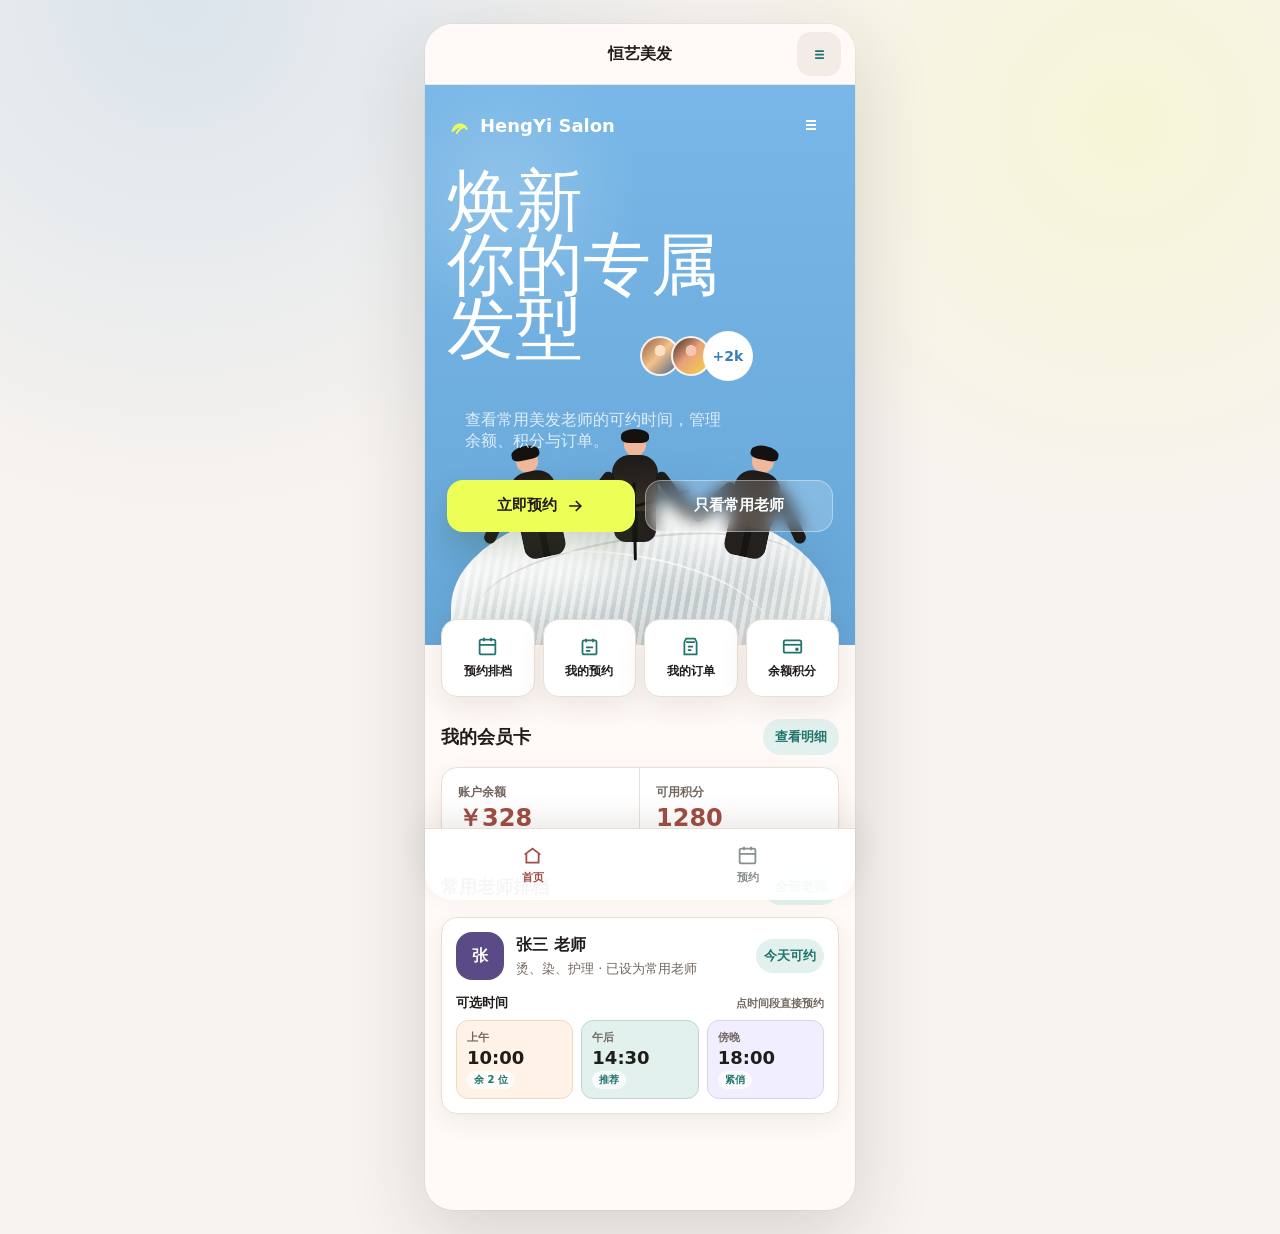
<file: frontend/hero.html>
<!doctype html>
<html lang="zh-CN">
<head>
  <meta charset="utf-8" />
  <meta name="viewport" content="width=device-width, initial-scale=1" />
  <title>恒艺美发 · 小程序首页</title>
  <style>
    :root {
      --blue: #73b2e1;
      --blue-deep: #4f96ce;
      --paper: #fffaf7;
      --card: #ffffff;
      --ink: #201c1a;
      --muted: #736760;
      --line: #eadfd8;
      --brand: #9f4e44;
      --brand-2: #6f3029;
      --teal: #1f746b;
      --lime: #edff57;
      --gold: #b9862f;
      --nav-h: 72px;
      color-scheme: light;
      font-family: Inter, "PingFang SC", "Microsoft YaHei", system-ui, sans-serif;
    }

    * { box-sizing: border-box; }
    html, body { min-height: 100%; }
    body {
      margin: 0;
      color: var(--ink);
      background:
        radial-gradient(circle at 14% 0%, rgba(115,178,225,.22), transparent 32%),
        radial-gradient(circle at 88% 10%, rgba(237,255,87,.16), transparent 26%),
        #f8f3ef;
    }
    button { border: 0; cursor: pointer; touch-action: manipulation; font: inherit; }
    button:focus-visible { outline: 3px solid rgba(31,116,107,.24); outline-offset: 2px; }

    .miniapp {
      width: min(430px, 100%);
      min-height: 100dvh;
      margin: 0 auto;
      padding-bottom: var(--nav-h);
      background: var(--paper);
      box-shadow: 0 0 0 1px rgba(0,0,0,.03), 0 24px 80px rgba(31,36,35,.16);
      position: relative;
      overflow: hidden;
    }

    .topbar {
      position: sticky;
      top: 0;
      z-index: 20;
      min-height: 56px;
      display: grid;
      grid-template-columns: 44px 1fr 44px;
      align-items: center;
      padding: 8px 14px;
      background: rgba(255,250,247,.88);
      border-bottom: 1px solid rgba(234,223,216,.72);
      backdrop-filter: blur(12px);
    }
    .topbar strong { text-align: center; font-size: 16px; }
    .icon-btn {
      width: 44px;
      height: 44px;
      display: grid;
      place-items: center;
      border-radius: 14px;
      color: var(--teal);
      background: #f2ebe6;
    }
    .icon-btn svg,
    .quick-card svg,
    .bottom-tab svg {
      width: 21px;
      height: 21px;
      stroke: currentColor;
      stroke-width: 2;
      fill: none;
    }

    .hero {
      position: relative;
      min-height: 560px;
      margin: 0;
      padding: 18px 22px 26px;
      overflow: hidden;
      color: white;
      background:
        radial-gradient(circle at 18% 20%, rgba(255,255,255,.2), transparent 24%),
        linear-gradient(180deg, #78b7e7 0%, #67a7d8 100%);
    }
    .brand-row {
      display: flex;
      align-items: center;
      justify-content: space-between;
      gap: 12px;
      position: relative;
      z-index: 3;
    }
    .brand {
      display: inline-flex;
      align-items: center;
      gap: 8px;
      font-size: 18px;
      font-weight: 900;
    }
    .brand svg {
      width: 25px;
      height: 25px;
      stroke: var(--lime);
      stroke-width: 2;
      fill: none;
    }
    .menu {
      width: 44px;
      height: 44px;
      display: grid;
      place-items: center;
      color: white;
      background: transparent;
      border-radius: 14px;
    }
    .menu svg {
      width: 24px;
      height: 24px;
      stroke: currentColor;
      stroke-width: 2;
      fill: none;
    }

    .headline {
      position: relative;
      z-index: 3;
      margin-top: 22px;
    }
    h1 {
      margin: 0;
      max-width: 330px;
      color: white;
      font-size: clamp(52px, 14.5vw, 68px);
      line-height: .94;
      letter-spacing: 0;
      font-weight: 500;
    }
    .proof {
      display: flex;
      align-items: center;
      margin: -30px 0 0 202px;
      min-height: 48px;
    }
    .avatar {
      width: 40px;
      height: 40px;
      margin-left: -9px;
      border-radius: 50%;
      border: 2px solid rgba(255,255,255,.88);
      background:
        radial-gradient(circle at 50% 35%, #ffe0c4 0 18%, transparent 19%),
        linear-gradient(135deg, #8d5f44, #f5c28a 48%, #475f89);
    }
    .avatar.alt {
      background:
        radial-gradient(circle at 50% 35%, #f7c6b1 0 18%, transparent 19%),
        linear-gradient(135deg, #3f2a24, #e8a17a 46%, #f5d347);
    }
    .member-badge {
      width: 50px;
      height: 50px;
      margin-left: -8px;
      display: grid;
      place-items: center;
      border-radius: 50%;
      color: #397ebd;
      background: white;
      font-size: 14px;
      font-weight: 900;
    }
    .lead {
      width: 260px;
      margin: 28px 0 0 18px;
      color: rgba(255,255,255,.78);
      font-size: 16px;
      line-height: 1.35;
    }

    .hero-actions {
      position: relative;
      z-index: 6;
      display: grid;
      grid-template-columns: 1fr 1fr;
      gap: 10px;
      margin-top: 28px;
    }
    .primary-action,
    .secondary-action {
      min-height: 52px;
      display: inline-flex;
      align-items: center;
      justify-content: center;
      gap: 8px;
      border-radius: 16px;
      font-size: 15px;
      font-weight: 900;
      transition: transform .12s ease, opacity .12s ease;
    }
    .primary-action {
      color: var(--ink);
      background: var(--lime);
      box-shadow: 0 14px 28px rgba(54,83,32,.22);
    }
    .secondary-action {
      color: white;
      background: rgba(255,255,255,.18);
      border: 1px solid rgba(255,255,255,.38);
      backdrop-filter: blur(8px);
    }
    .primary-action:active,
    .secondary-action:active,
    .quick-card:active,
    .teacher-card:active { transform: scale(.98); }

    .salon-scene {
      position: absolute;
      left: 0;
      right: 0;
      bottom: 0;
      height: 230px;
      z-index: 2;
      pointer-events: none;
    }
    .hair-mass {
      position: absolute;
      left: 26px;
      right: 24px;
      bottom: -68px;
      height: 210px;
      border-radius: 56% 56% 38% 38%;
      background:
        radial-gradient(ellipse at 26% 20%, rgba(255,255,255,.96), transparent 32%),
        radial-gradient(ellipse at 70% 12%, rgba(255,255,255,.72), transparent 27%),
        repeating-linear-gradient(100deg, rgba(255,255,255,.48) 0 4px, rgba(191,206,210,.24) 5px 9px),
        linear-gradient(145deg, #f7f8f3, #bfc7c9 55%, #f6f4ed);
      box-shadow: inset 0 18px 44px rgba(255,255,255,.72), 0 -20px 35px rgba(69,123,154,.18);
    }
    .hair-mass::before,
    .hair-mass::after {
      content: "";
      position: absolute;
      inset: 34px 25px auto;
      height: 100px;
      border-radius: 50%;
      border-top: 2px solid rgba(99,88,80,.18);
      transform: rotate(-8deg);
    }
    .hair-mass::after {
      inset: 52px 62px auto 46px;
      transform: rotate(10deg);
      border-top-color: rgba(255,255,255,.66);
    }
    .stylist {
      position: absolute;
      width: 64px;
      height: 108px;
      bottom: 92px;
      z-index: 3;
    }
    .stylist.one { left: 78px; transform: rotate(-12deg); }
    .stylist.two { left: 178px; bottom: 108px; }
    .stylist.three { right: 68px; transform: rotate(12deg); }
    .haircap {
      width: 28px;
      height: 14px;
      margin: 0 auto -9px;
      border-radius: 50% 50% 30% 30%;
      background: #14110f;
      position: relative;
      z-index: 2;
    }
    .head {
      width: 22px;
      height: 22px;
      margin: 0 auto -1px;
      border-radius: 50%;
      background: #efb89d;
    }
    .body {
      width: 46px;
      height: 56px;
      margin: 0 auto;
      border-radius: 18px 18px 10px 10px;
      background: linear-gradient(180deg, #1d1a18, #3c3129);
      position: relative;
    }
    .body::before,
    .body::after {
      content: "";
      position: absolute;
      top: 18px;
      width: 12px;
      height: 54px;
      border-radius: 999px;
      background: #1d1a18;
      transform-origin: top center;
    }
    .body::before { left: -6px; transform: rotate(37deg); }
    .body::after { right: -6px; transform: rotate(-37deg); }
    .legs {
      width: 42px;
      height: 34px;
      margin: -3px auto 0;
      border-radius: 0 0 12px 12px;
      background:
        linear-gradient(90deg, transparent 0 42%, #171514 42% 58%, transparent 58%),
        linear-gradient(90deg, #24201e 0 48%, transparent 48% 52%, #24201e 52%);
    }
    .tool {
      position: absolute;
      height: 3px;
      width: 64px;
      background: #111;
      border-radius: 999px;
      transform-origin: left center;
    }
    .one .tool { left: 33px; top: 58px; transform: rotate(28deg); }
    .two .tool { left: 31px; top: 52px; transform: rotate(89deg); width: 78px; }
    .three .tool { right: 34px; top: 58px; transform: rotate(152deg); }

    .content {
      padding: 0 16px 24px;
      position: relative;
      z-index: 10;
    }
    .quick-grid {
      display: grid;
      grid-template-columns: repeat(4, minmax(0, 1fr));
      gap: 8px;
      margin-top: -26px;
      position: relative;
      z-index: 12;
    }
    .quick-card {
      min-height: 78px;
      display: grid;
      justify-items: center;
      align-content: center;
      gap: 6px;
      padding: 10px 6px;
      color: var(--ink);
      background: white;
      border: 1px solid var(--line);
      border-radius: 16px;
      box-shadow: 0 10px 28px rgba(77,51,32,.1);
      font-size: 12px;
      font-weight: 900;
      transition: transform .12s ease;
    }
    .quick-card svg { color: var(--teal); }

    .section { margin-top: 22px; }
    .section-head {
      display: flex;
      align-items: center;
      justify-content: space-between;
      gap: 12px;
      margin-bottom: 12px;
    }
    .section h2 {
      margin: 0;
      font-size: 18px;
      line-height: 1.25;
    }
    .link-btn {
      min-height: 36px;
      padding: 6px 12px;
      border-radius: 999px;
      color: var(--teal);
      background: #e2f1ed;
      font-size: 13px;
      font-weight: 900;
    }
    .member-card,
    .teacher-card {
      border: 1px solid var(--line);
      border-radius: 16px;
      background: white;
      box-shadow: 0 8px 24px rgba(77,51,32,.08);
    }
    .member-card {
      display: grid;
      grid-template-columns: 1fr 1fr;
      overflow: hidden;
    }
    .metric {
      padding: 16px;
      border-right: 1px solid var(--line);
    }
    .metric:last-child { border-right: 0; }
    .metric span {
      display: block;
      color: var(--muted);
      font-size: 12px;
      font-weight: 700;
    }
    .metric strong {
      display: block;
      margin-top: 5px;
      font-size: 24px;
      line-height: 1;
      color: var(--brand);
    }
    .teacher-card {
      width: 100%;
      padding: 14px;
      text-align: left;
      color: var(--ink);
    }
    .teacher-top {
      display: flex;
      align-items: center;
      gap: 12px;
    }
    .teacher-avatar {
      width: 48px;
      height: 48px;
      display: grid;
      place-items: center;
      border-radius: 16px;
      color: white;
      background: #5a4b87;
      font-weight: 900;
    }
    .teacher-card strong { display: block; font-size: 16px; }
    .teacher-card .meta {
      display: block;
      margin-top: 4px;
      color: var(--muted);
      font-size: 13px;
      line-height: 1.35;
    }
    .time-pill {
      margin-left: auto;
      min-width: 68px;
      min-height: 34px;
      display: inline-flex;
      align-items: center;
      justify-content: center;
      border-radius: 999px;
      color: var(--teal);
      background: #e2f1ed;
      font-size: 13px;
      font-weight: 900;
    }
    .slot-head {
      display: flex;
      align-items: center;
      justify-content: space-between;
      gap: 10px;
      margin-top: 14px;
      font-size: 13px;
      font-weight: 900;
    }
    .slot-head span:last-child {
      color: var(--muted);
      font-size: 11px;
      font-weight: 800;
    }
    .slot-grid {
      display: grid;
      grid-template-columns: repeat(3, minmax(0, 1fr));
      gap: 8px;
      margin-top: 8px;
    }
    .slot-card {
      min-height: 74px;
      display: grid;
      align-content: center;
      justify-items: start;
      gap: 4px;
      padding: 9px 10px;
      border-radius: 12px;
      border: 1px solid #f2d7bd;
      color: var(--ink);
      background: #fff2e6;
      text-align: left;
    }
    .slot-card.primary {
      border-color: #b7d7d0;
      background: #e2f1ed;
    }
    .slot-card.cool {
      border-color: #d7d3ef;
      background: #f1efff;
    }
    .slot-period {
      color: var(--muted);
      font-size: 11px;
      font-weight: 800;
    }
    .slot-time {
      color: var(--ink);
      font-size: 18px;
      line-height: 1;
      font-weight: 900;
    }
    .slot-status {
      padding: 2px 7px;
      border-radius: 999px;
      color: var(--teal);
      background: rgba(255,255,255,.76);
      font-size: 10px;
      font-weight: 900;
    }

    .bottom-nav {
      position: fixed;
      left: 50%;
      bottom: 0;
      width: min(430px, 100%);
      height: var(--nav-h);
      transform: translateX(-50%);
      display: grid;
      grid-template-columns: repeat(2, minmax(0, 1fr));
      background: rgba(255,255,255,.96);
      border-top: 1px solid var(--line);
      box-shadow: 0 -10px 28px rgba(77,51,32,.1);
      z-index: 30;
    }
    .bottom-tab {
      display: grid;
      justify-items: center;
      align-content: center;
      gap: 4px;
      color: #87908b;
      background: transparent;
      font-size: 11px;
      font-weight: 800;
    }
    .bottom-tab.active { color: var(--brand); }

    @media (min-width: 760px) {
      body { padding: 24px 0; }
      .miniapp {
        min-height: calc(100dvh - 48px);
        border-radius: 28px;
      }
      .bottom-nav { border-radius: 0 0 28px 28px; }
    }
  </style>
</head>
<body>
  <div class="miniapp">
    <header class="topbar">
      <span></span>
      <strong>恒艺美发</strong>
      <button class="icon-btn" aria-label="打开菜单">
        <svg viewBox="0 0 24 24" aria-hidden="true"><path d="M7 8h10M7 12h10M7 16h10"/></svg>
      </button>
    </header>

    <section class="hero" aria-label="恒艺美发首页视觉">
      <div class="brand-row">
        <div class="brand">
          <svg viewBox="0 0 24 24" aria-hidden="true">
            <path d="M5 18c3-9 11-9 14-2"/>
            <path d="M6 17c3-4 7-5 12-4"/>
            <path d="M9 20c2-4 4-6 8-7"/>
          </svg>
          <span>HengYi Salon</span>
        </div>
        <span class="menu" aria-hidden="true">
          <svg viewBox="0 0 24 24"><path d="M7 8h10M7 12h10M7 16h10"/></svg>
        </span>
      </div>

      <div class="headline">
        <h1>焕新<br>你的专属<br>发型</h1>
        <div class="proof" aria-label="+2k 会员">
          <span class="avatar"></span>
          <span class="avatar alt"></span>
          <span class="member-badge">+2k</span>
        </div>
        <p class="lead">查看常用美发老师的可约时间，管理余额、积分与订单。</p>
      </div>

      <div class="hero-actions">
        <button class="primary-action" data-action="booking">
          立即预约
          <svg viewBox="0 0 24 24" width="20" height="20" aria-hidden="true"><path d="M5 12h14M13 6l6 6-6 6" stroke="currentColor" stroke-width="2" fill="none"/></svg>
        </button>
        <button class="secondary-action" data-action="favorite">只看常用老师</button>
      </div>

      <div class="salon-scene" aria-hidden="true">
        <div class="stylist one">
          <div class="haircap"></div><div class="head"></div><div class="body"></div><div class="legs"></div><span class="tool"></span>
        </div>
        <div class="stylist two">
          <div class="haircap"></div><div class="head"></div><div class="body"></div><div class="legs"></div><span class="tool"></span>
        </div>
        <div class="stylist three">
          <div class="haircap"></div><div class="head"></div><div class="body"></div><div class="legs"></div><span class="tool"></span>
        </div>
        <div class="hair-mass"></div>
      </div>
    </section>

    <main class="content">
      <section class="quick-grid" aria-label="快捷入口">
        <button class="quick-card" data-action="booking">
          <svg viewBox="0 0 24 24" aria-hidden="true"><rect x="3" y="4" width="18" height="17" rx="2"/><path d="M16 2v4M8 2v4M3 10h18"/></svg>
          <span>预约排档</span>
        </button>
        <button class="quick-card" data-action="appointments">
          <svg viewBox="0 0 24 24" aria-hidden="true"><path d="M8 7V3M16 7V3"/><rect x="4" y="5" width="16" height="16" rx="2"/><path d="M8 13h8M8 17h5"/></svg>
          <span>我的预约</span>
        </button>
        <button class="quick-card" data-action="orders">
          <svg viewBox="0 0 24 24" aria-hidden="true"><path d="M7 3h10l2 4v14H5V7l2-4Z"/><path d="M7 7h10M9 12h6M9 16h4"/></svg>
          <span>我的订单</span>
        </button>
        <button class="quick-card" data-action="wallet">
          <svg viewBox="0 0 24 24" aria-hidden="true"><rect x="2" y="5" width="20" height="14" rx="2"/><path d="M2 10h20"/><circle cx="17" cy="15" r="1" fill="currentColor"/></svg>
          <span>余额积分</span>
        </button>
      </section>

      <section class="section" aria-label="会员概览">
        <div class="section-head">
          <h2>我的会员卡</h2>
          <button class="link-btn" data-action="wallet">查看明细</button>
        </div>
        <div class="member-card">
          <div class="metric">
            <span>账户余额</span>
            <strong>￥328</strong>
          </div>
          <div class="metric">
            <span>可用积分</span>
            <strong>1280</strong>
          </div>
        </div>
      </section>

      <section class="section" aria-label="常用老师">
        <div class="section-head">
          <h2>常用老师排档</h2>
          <button class="link-btn" data-action="booking">全部老师</button>
        </div>
        <div class="teacher-card">
          <div class="teacher-top">
            <span class="teacher-avatar">张</span>
            <span>
              <strong>张三 老师</strong>
              <span class="meta">烫、染、护理 · 已设为常用老师</span>
            </span>
            <span class="time-pill">今天可约</span>
          </div>
          <div class="slot-head">
            <span>可选时间</span>
            <span>点时间段直接预约</span>
          </div>
          <div class="slot-grid">
            <button class="slot-card" data-action="booking">
              <span class="slot-period">上午</span>
              <span class="slot-time">10:00</span>
              <span class="slot-status">余 2 位</span>
            </button>
            <button class="slot-card primary" data-action="booking">
              <span class="slot-period">午后</span>
              <span class="slot-time">14:30</span>
              <span class="slot-status">推荐</span>
            </button>
            <button class="slot-card cool" data-action="booking">
              <span class="slot-period">傍晚</span>
              <span class="slot-time">18:00</span>
              <span class="slot-status">紧俏</span>
            </button>
          </div>
        </div>
      </section>
    </main>

    <nav class="bottom-nav" aria-label="主导航">
      <button class="bottom-tab active" data-action="home">
        <svg viewBox="0 0 24 24" aria-hidden="true"><path d="M3 11 12 4l9 7"/><path d="M5 10v10h14V10"/></svg>
        <span>首页</span>
      </button>
      <button class="bottom-tab" data-action="booking">
        <svg viewBox="0 0 24 24" aria-hidden="true"><rect x="3" y="4" width="18" height="17" rx="2"/><path d="M16 2v4M8 2v4M3 10h18"/></svg>
        <span>预约</span>
      </button>
    </nav>
  </div>

  <script>
    const routes = {
      booking: "/?page=booking",
      favorite: "/?page=booking&preferred=1",
      appointments: "/?page=mine",
      orders: "/?page=mine",
      wallet: "/?page=mine",
      home: "/static/hero.html"
    };

    document.addEventListener("click", (event) => {
      const control = event.target.closest("[data-action]");
      if (!control) return;
      const action = control.dataset.action;
      if (action === "home") return;
      if (routes[action]) window.location.href = routes[action];
    });
  </script>
</body>
</html>
</file>
